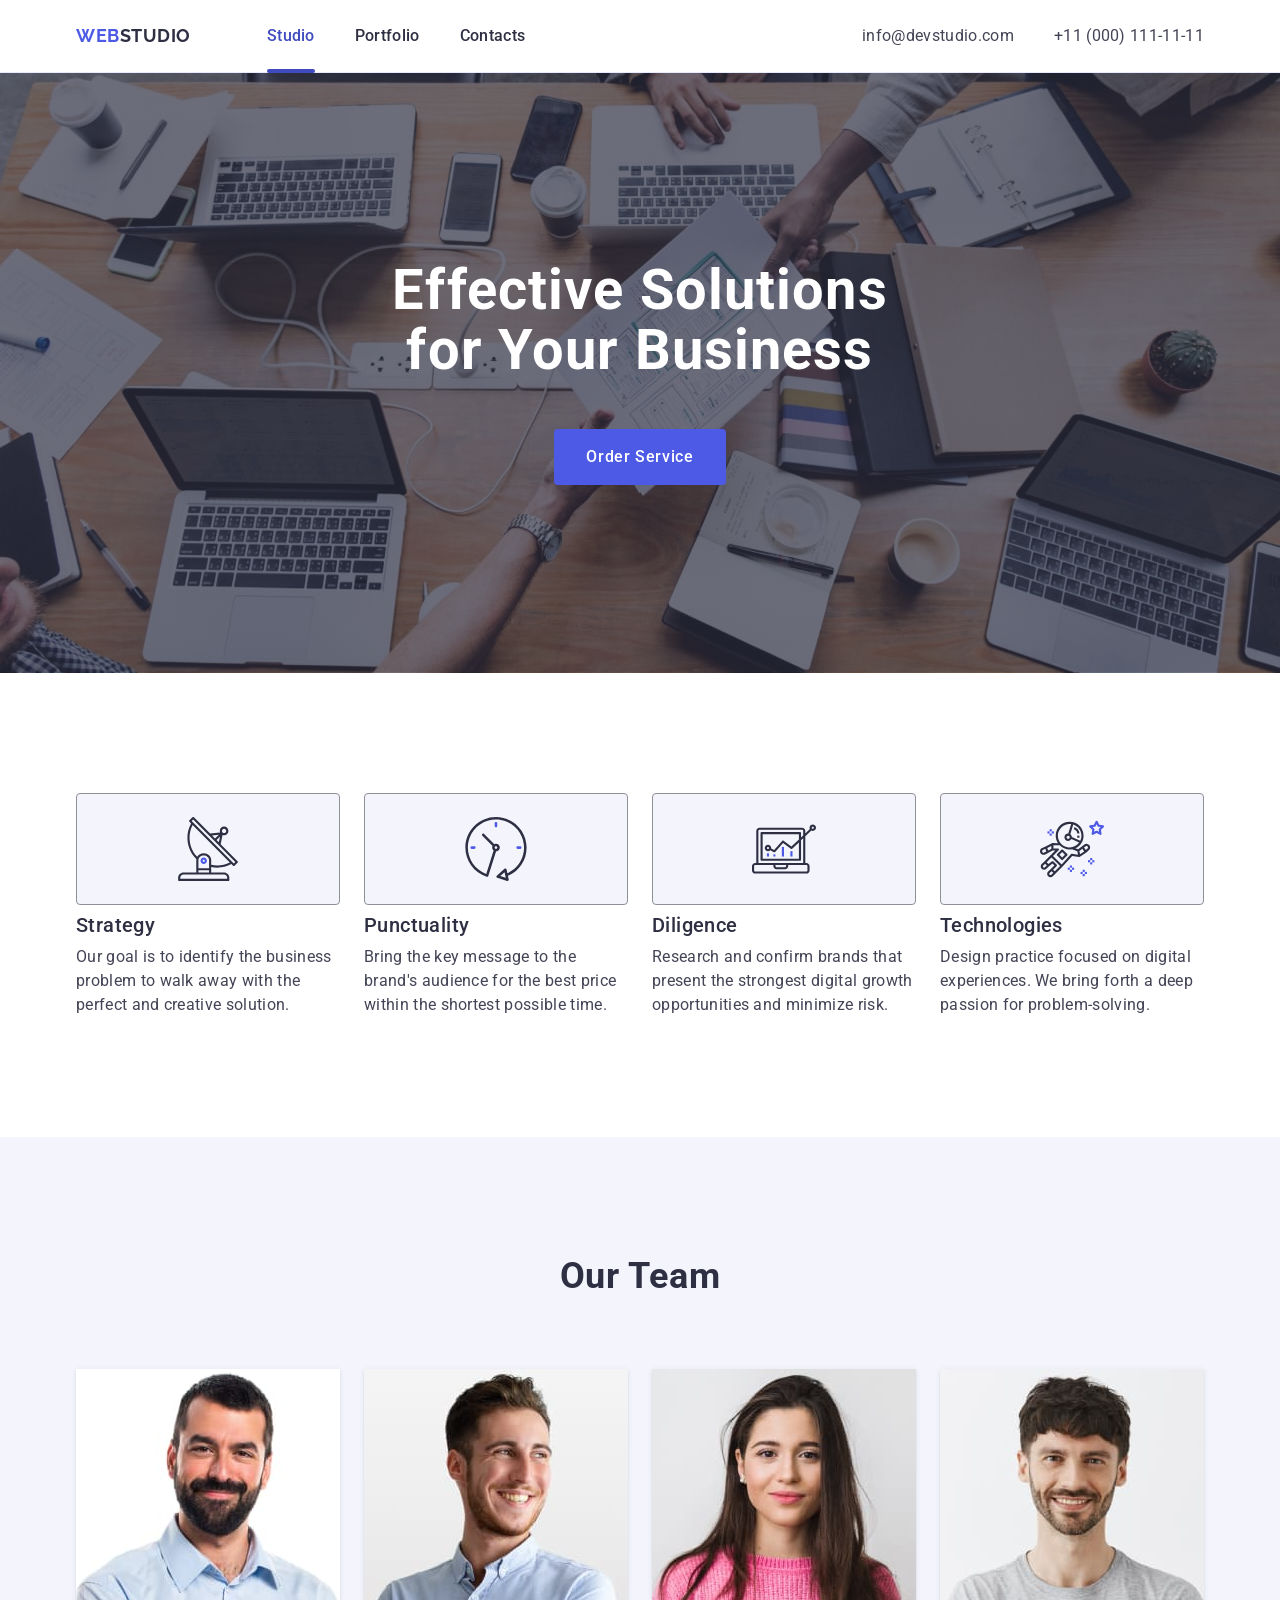
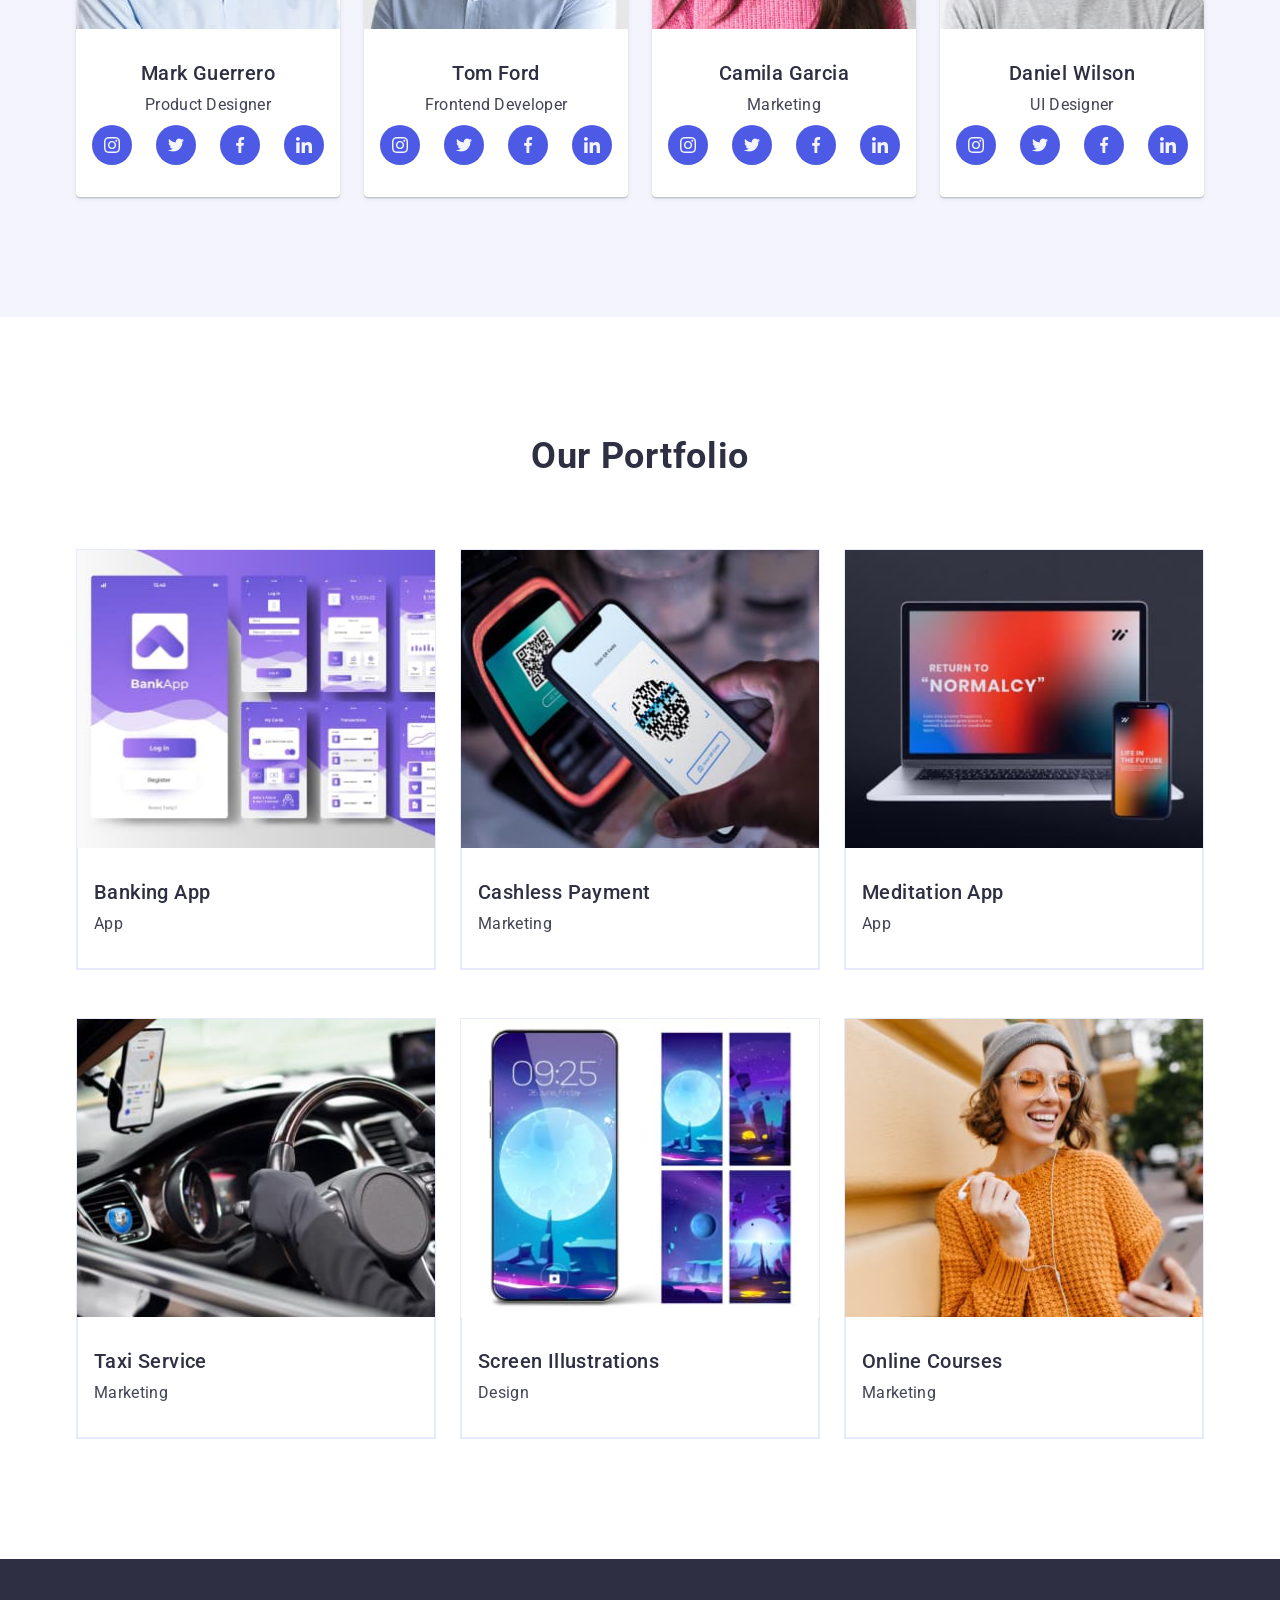
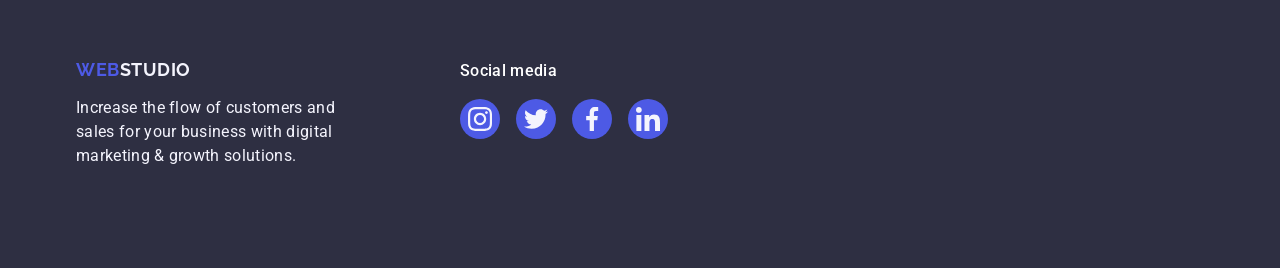
<file: index.html>
<!DOCTYPE html>
<html lang="en">
  <head>
    <meta charset="UTF-8" />
    <meta name="viewport" content="width=device-width, initial-scale=1.0" />
    <meta name="description" content="Effective Solutions for Your Business" />
    <title>WebStudio</title>
    <!-- Favicon -->
    <!-- Fonts -->
    <link rel="preconnect" href="https://fonts.googleapis.com" />
    <link rel="preconnect" href="https://fonts.gstatic.com" crossorigin />
    <link
      href="https://fonts.googleapis.com/css2?family=Raleway:wght@700&family=Roboto:wght@400;500;700&display=swap"
      rel="stylesheet"
    />
    <!-- modern-normalize -->
    <link
      rel="stylesheet"
      href="https://cdn.jsdelivr.net/npm/modern-normalize@2.0.0/modern-normalize.min.css"
    />
    <!-- Custom style -->
    <link rel="stylesheet" href="./css/styles.css" />
  </head>
  <body>
    <!-- *header -->
    <header class="header">
      <div class="header-container container">
        <nav class="header-nav">
          <a class="main-logo" href="./index.html"
            >Web<span class="header-logo-accent">Studio</span></a
          >
          <ul class="header-nav-list">
            <li class="header-nav-item">
              <a class="header-nav-link active" href="./index.html">Studio</a>
            </li>
            <li class="header-nav-item">
              <a class="header-nav-link" href="">Portfolio</a>
            </li>
            <li class="header-nav-item">
              <a class="header-nav-link" href="">Contacts</a>
            </li>
          </ul>
        </nav>
        <address class="header-address">
          <ul class="header-address-list">
            <li class="header-address-item">
              <a class="header-address-link" href="mailto:info@devstudio.com"
                >info@devstudio.com</a
              >
            </li>
            <li class="header-address-item">
              <a class="header-address-link" href="tel:+110001111111"
                >+11 (000) 111-11-11</a
              >
            </li>
          </ul>
        </address>
      </div>
    </header>
    <main>
      <!-- *section hero -->
      <section class="hero">
        <div class="hero-container container">
          <h1 class="hero-titel">Effective Solutions for Your Business</h1>
          <button class="hero-button" type="button">Order Service</button>
        </div>
      </section>
      <!-- *section advantages -->
      <section class="advantages section">
        <div class="container">
          <h2 class="advantages-titel visually-hidden">advantages</h2>
          <ul class="advantages-list">
            <li class="advantages-item">
              <div class="advantages-icon-wrap">
                <svg class="advantages-icon" width="64" height="64">
                  <use href="./images/icons.svg#antenna"></use>
                </svg>
              </div>
              <h3 class="advantages-titel-caption">Strategy</h3>
              <p class="advantages-desc">
                Our goal is to identify the business problem to walk away with
                the perfect and creative solution.
              </p>
            </li>
            <li class="advantages-item">
              <div class="advantages-icon-wrap">
                <svg class="advantages-icon" width="64" height="64">
                  <use href="./images/icons.svg#clock"></use>
                </svg>
              </div>
              <h3 class="advantages-titel-caption">Punctuality</h3>
              <p class="advantages-desc">
                Bring the key message to the brand's audience for the best price
                within the shortest possible time.
              </p>
            </li>
            <li class="advantages-item">
              <div class="advantages-icon-wrap">
                <svg class="advantages-icon" width="64" height="64">
                  <use href="./images/icons.svg#diagram"></use>
                </svg>
              </div>
              <h3 class="advantages-titel-caption">Diligence</h3>
              <p class="advantages-desc">
                Research and confirm brands that present the strongest digital
                growth opportunities and minimize risk.
              </p>
            </li>
            <li class="advantages-item">
              <div class="advantages-icon-wrap">
                <svg class="advantages-icon" width="64" height="64">
                  <use href="./images/icons.svg#astronaut"></use>
                </svg>
              </div>
              <h3 class="advantages-titel-caption">Technologies</h3>
              <p class="advantages-desc">
                Design practice focused on digital experiences. We bring forth a
                deep passion for problem-solving.
              </p>
            </li>
          </ul>
        </div>
      </section>
      <!-- *section team -->
      <section class="team section">
        <div class="container">
          <h2 class="team-titel">Our Team</h2>
          <ul class="team-list">
            <li class="team-item">
              <img
                class="team-pic"
                src="./images/team/img-3.jpg"
                alt="photo man"
                width="264"
                height="260"
              />
              <div class="team-wrap">
                <h3 class="team-titel-caption">Mark Guerrero</h3>
                <p class="team-desc">Product Designer</p>
                <ul class="socials">
                  <li class="socials-item">
                    <a
                      class="socials-link team-socials-link"
                      href="https://instagram.com"
                      target="blank"
                      rel="noopener noreferrer"
                      aria-label="Instagram site"
                    >
                      <svg class="socials-icon" width="16" height="16">
                        <use href="./images/icons.svg#instagram"></use>
                      </svg>
                    </a>
                  </li>
                  <li class="socials-item">
                    <a
                      class="socials-link team-socials-link"
                      href="https://twitter.com"
                      target="_blank"
                      rel="noopener noreferrer"
                      aria-label="Twitter site"
                    >
                      <svg class="socials-icon" width="16" height="16">
                        <use href="./images/icons.svg#twitter"></use>
                      </svg>
                    </a>
                  </li>
                  <li class="socials-item">
                    <a
                      class="socials-link team-socials-link"
                      href="https://facebook.com"
                      target="blank"
                      rel="noopener noreferrer"
                      aria-label="Facebook site"
                    >
                      <svg class="socials-icon" width="16" height="16">
                        <use href="./images/icons.svg#facebook"></use>
                      </svg>
                    </a>
                  </li>
                  <li class="socials-item">
                    <a
                      class="socials-link team-socials-link"
                      href="https://www.linkedin.com"
                      target="blank"
                      rel="noopener noreferrer"
                      aria-label="Facebook site"
                    >
                      <svg class="socials-icon" width="16" height="16">
                        <use href="./images/icons.svg#linkedin"></use>
                      </svg>
                    </a>
                  </li>
                </ul>
              </div>
            </li>
            <li class="team-item">
              <img
                class="team-pic"
                src="./images/team/img-2.jpg"
                alt="photo man"
                width="264"
                height="260"
              />
              <div class="team-wrap">
                <h3 class="team-titel-caption">Tom Ford</h3>
                <p class="team-desc">Frontend Developer</p>
                <ul class="socials">
                  <li class="socials-item">
                    <a
                      class="socials-link team-socials-link"
                      href="https://instagram.com"
                      target="blank"
                      rel="noopener noreferrer"
                      aria-label="Instagram site"
                    >
                      <svg class="socials-icon" width="16" height="16">
                        <use href="./images/icons.svg#instagram"></use>
                      </svg>
                    </a>
                  </li>
                  <li class="socials-item">
                    <a
                      class="socials-link team-socials-link"
                      href="https://twitter.com"
                      target="blank"
                      rel="noopener noreferrer"
                      aria-label="Twitter site"
                    >
                      <svg class="socials-icon" width="16" height="16">
                        <use href="./images/icons.svg#twitter"></use>
                      </svg>
                    </a>
                  </li>
                  <li class="socials-item">
                    <a
                      class="socials-link team-socials-link"
                      href="https://facebook.com"
                      target="blank"
                      rel="noopener noreferrer"
                      aria-label="Facebook site"
                    >
                      <svg class="socials-icon" width="16" height="16">
                        <use href="./images/icons.svg#facebook"></use>
                      </svg>
                    </a>
                  </li>
                  <li class="socials-item">
                    <a
                      class="socials-link team-socials-link"
                      href="https://www.linkedin.com"
                      target="blank"
                      rel="noopener noreferrer"
                      aria-label="Facebook site"
                    >
                      <svg class="socials-icon" width="16" height="16">
                        <use href="./images/icons.svg#linkedin"></use>
                      </svg>
                    </a>
                  </li>
                </ul>
              </div>
            </li>
            <li class="team-item">
              <img
                class="team-pic"
                src="./images/team/img-1.jpg"
                alt="photo woman"
                width="264"
                height="260"
              />
              <div class="team-wrap">
                <h3 class="team-titel-caption">Camila Garcia</h3>
                <p class="team-desc">Marketing</p>
                <ul class="socials">
                  <li class="socials-item">
                    <a
                      class="socials-link team-socials-link"
                      href="https://instagram.com"
                      target="blank"
                      rel="noopener noreferrer"
                      aria-label="Instagram site"
                    >
                      <svg class="socials-icon" width="16" height="16">
                        <use href="./images/icons.svg#instagram"></use>
                      </svg>
                    </a>
                  </li>
                  <li class="socials-item">
                    <a
                      class="socials-link team-socials-link"
                      href="https://twitter.com"
                      target="blank"
                      rel="noopener noreferrer"
                      aria-label="Twitter site"
                    >
                      <svg class="socials-icon" width="16" height="16">
                        <use href="./images/icons.svg#twitter"></use>
                      </svg>
                    </a>
                  </li>
                  <li class="socials-item">
                    <a
                      class="socials-link team-socials-link"
                      href="https://facebook.com"
                      target="blank"
                      rel="noopener noreferrer"
                      aria-label="Facebook site"
                    >
                      <svg class="socials-icon" width="16" height="16">
                        <use href="./images/icons.svg#facebook"></use>
                      </svg>
                    </a>
                  </li>
                  <li class="socials-item">
                    <a
                      class="socials-link team-socials-link"
                      href="https://www.linkedin.com"
                      target="blank"
                      rel="noopener noreferrer"
                      aria-label="Facebook site"
                    >
                      <svg class="socials-icon" width="16" height="16">
                        <use href="./images/icons.svg#linkedin"></use>
                      </svg>
                    </a>
                  </li>
                </ul>
              </div>
            </li>
            <li class="team-item">
              <img
                class="team-pic"
                src="./images/team/img.jpg"
                alt="photo man"
                width="264"
                height="260"
              />
              <div class="team-wrap">
                <h3 class="team-titel-caption">Daniel Wilson</h3>
                <p class="team-desc">UI Designer</p>
                <ul class="socials">
                  <li class="socials-item">
                    <a
                      class="socials-link team-socials-link"
                      href="https://instagram.com"
                      target="blank"
                      rel="noopener noreferrer"
                      aria-label="Instagram site"
                    >
                      <svg class="socials-icon" width="16" height="16">
                        <use href="./images/icons.svg#instagram"></use>
                      </svg>
                    </a>
                  </li>
                  <li class="socials-item">
                    <a
                      class="socials-link team-socials-link"
                      href="https://twitter.com"
                      target="_blank"
                      rel="noopener noreferrer"
                      aria-label="Twitter site"
                    >
                      <svg class="socials-icon" width="16" height="16">
                        <use href="./images/icons.svg#twitter"></use>
                      </svg>
                    </a>
                  </li>
                  <li class="socials-item">
                    <a
                      class="socials-link team-socials-link"
                      href="https://facebook.com"
                      target="blank"
                      rel="noopener noreferrer"
                      aria-label="Facebook site"
                    >
                      <svg class="socials-icon" width="16" height="16">
                        <use href="./images/icons.svg#facebook"></use>
                      </svg>
                    </a>
                  </li>
                  <li class="socials-item">
                    <a
                      class="socials-link team-socials-link"
                      href="https://www.linkedin.com"
                      target="blank"
                      rel="noopener noreferrer"
                      aria-label="Facebook site"
                    >
                      <svg class="socials-icon" width="16" height="16">
                        <use href="./images/icons.svg#linkedin"></use>
                      </svg>
                    </a>
                  </li>
                </ul>
              </div>
            </li>
          </ul>
        </div>
      </section>
      <!-- *our portfolio -->
      <section class="portfolio section">
        <div class="container">
          <h2 class="portfolio-titel">Our Portfolio</h2>
          <ul class="portfolio-list">
            <li class="portfolio-item">
              <div class="overlay-wrap">
                <img
                  class="portfolio-pic"
                  src="./images/portfolio/imgportfolio-5.jpg"
                  alt="photo banking app"
                  width="360"
                  height="300"
                />

                <p class="overlay">
                  14 Stylish and User-Friendly App Design Concepts · Task
                  Manager App · Calorie Tracker App · Exotic Fruit Ecommerce App
                  · Cloud Storage App
                </p>
              </div>
              <div class="portfolio-wrap">
                <h3 class="portfolio-titel-caption">Banking App</h3>
                <p class="portfolio-desc">App</p>
              </div>
            </li>
            <li class="portfolio-item">
              <div class="overlay-wrap">
                <img
                  class="portfolio-pic"
                  src="./images/portfolio/imgportfolio-4.jpg"
                  alt="photo phone"
                  width="360"
                  height="300"
                />

                <p class="overlay">
                  14 Stylish and User-Friendly App Design Concepts · Task
                  Manager App · Calorie Tracker App · Exotic Fruit Ecommerce App
                  · Cloud Storage App
                </p>
              </div>

              <div class="portfolio-wrap">
                <h3 class="portfolio-titel-caption">Cashless Payment</h3>
                <p class="portfolio-desc">Marketing</p>
              </div>
            </li>
            <li class="portfolio-item">
              <div class="overlay-wrap">
                <img
                  class="portfolio-pic"
                  src="./images/portfolio/imgportfolio-3.jpg"
                  alt="photo laptop"
                  width="360"
                  height="300"
                />

                <p class="overlay">
                  14 Stylish and User-Friendly App Design Concepts · Task
                  Manager App · Calorie Tracker App · Exotic Fruit Ecommerce App
                  · Cloud Storage App
                </p>
              </div>

              <div class="portfolio-wrap">
                <h3 class="portfolio-titel-caption">Meditation App</h3>
                <p class="portfolio-desc">App</p>
              </div>
            </li>
            <li class="portfolio-item">
              <div class="overlay-wrap">
                <img
                  class="portfolio-pic"
                  src="./images/portfolio/imgportfolio-2.jpg"
                  alt="photo car"
                  width="360"
                  height="300"
                />

                <p class="overlay">
                  14 Stylish and User-Friendly App Design Concepts · Task
                  Manager App · Calorie Tracker App · Exotic Fruit Ecommerce App
                  · Cloud Storage App
                </p>
              </div>

              <div class="portfolio-wrap">
                <h3 class="portfolio-titel-caption">Taxi Service</h3>
                <p class="portfolio-desc">Marketing</p>
              </div>
            </li>
            <li class="portfolio-item">
              <div class="overlay-wrap">
                <img
                  class="portfolio-pic"
                  src="./images/portfolio/imgportfolio-1.jpg"
                  alt="photo phone"
                  width="360"
                  height="300"
                />

                <p class="overlay">
                  14 Stylish and User-Friendly App Design Concepts · Task
                  Manager App · Calorie Tracker App · Exotic Fruit Ecommerce App
                  · Cloud Storage App
                </p>
              </div>

              <div class="portfolio-wrap">
                <h3 class="portfolio-titel-caption">Screen Illustrations</h3>
                <p class="portfolio-desc">Design</p>
              </div>
            </li>
            <li class="portfolio-item">
              <div class="overlay-wrap">
                <img
                  class="portfolio-pic"
                  src="./images/portfolio/imgportfolio.jpg"
                  alt="photo woman"
                  width="360"
                  height="300"
                />

                <p class="overlay">
                  14 Stylish and User-Friendly App Design Concepts · Task
                  Manager App · Calorie Tracker App · Exotic Fruit Ecommerce App
                  · Cloud Storage App
                </p>
              </div>

              <div class="portfolio-wrap">
                <h3 class="portfolio-titel-caption">Online Courses</h3>
                <p class="portfolio-desc">Marketing</p>
              </div>
            </li>
          </ul>
        </div>
      </section>
    </main>
    <!-- *footer -->
    <footer class="footer">
      <div class="container footer-wrap">
        <div class="footer-wrap-logo">
          <a class="main-logo footer-logo" href="./index.html"
            >Web<span class="footer-logo-accent">Studio</span></a
          >
          <p class="footer-desc">
            Increase the flow of customers and sales for your business with
            digital marketing & growth solutions.
          </p>
        </div>
        <div class="socials-footer-wrap">
          <p class="socials-footer-caption">Social media</p>
          <ul class="socials footer-social">
            <li class="socials-item">
              <a
                class="socials-link footer-socials-link"
                href="https://instagram.com"
                target="blank"
                rel="noopener noreferrer"
                aria-label="Instagram site"
              >
                <svg class="socials-icon" width="24" height="24">
                  <use href="./images/icons.svg#instagram"></use>
                </svg>
              </a>
            </li>
            <li class="socials-item">
              <a
                class="socials-link footer-socials-link"
                href="https://twitter.com"
                target="blank"
                rel="noopener noreferrer"
                aria-label="Twitter site"
              >
                <svg class="socials-icon" width="24" height="24">
                  <use href="./images/icons.svg#twitter"></use>
                </svg>
              </a>
            </li>
            <li class="socials-item">
              <a
                class="socials-link footer-socials-link"
                href="https://facebook.com"
                target="blank"
                rel="noopener noreferrer"
                aria-label="Facebook site"
              >
                <svg class="socials-icon" width="24" height="24">
                  <use href="./images/icons.svg#facebook"></use>
                </svg>
              </a>
            </li>
            <li class="socials-item">
              <a
                class="socials-link footer-socials-link"
                href="https://www.linkedin.com"
                target="blank"
                rel="noopener noreferrer"
                aria-label="Facebook site"
              >
                <svg class="socials-icon" width="24" height="24">
                  <use href="./images/icons.svg#linkedin"></use>
                </svg>
              </a>
            </li>
          </ul>
        </div>
      </div>
    </footer>
  </body>
</html>
</file>
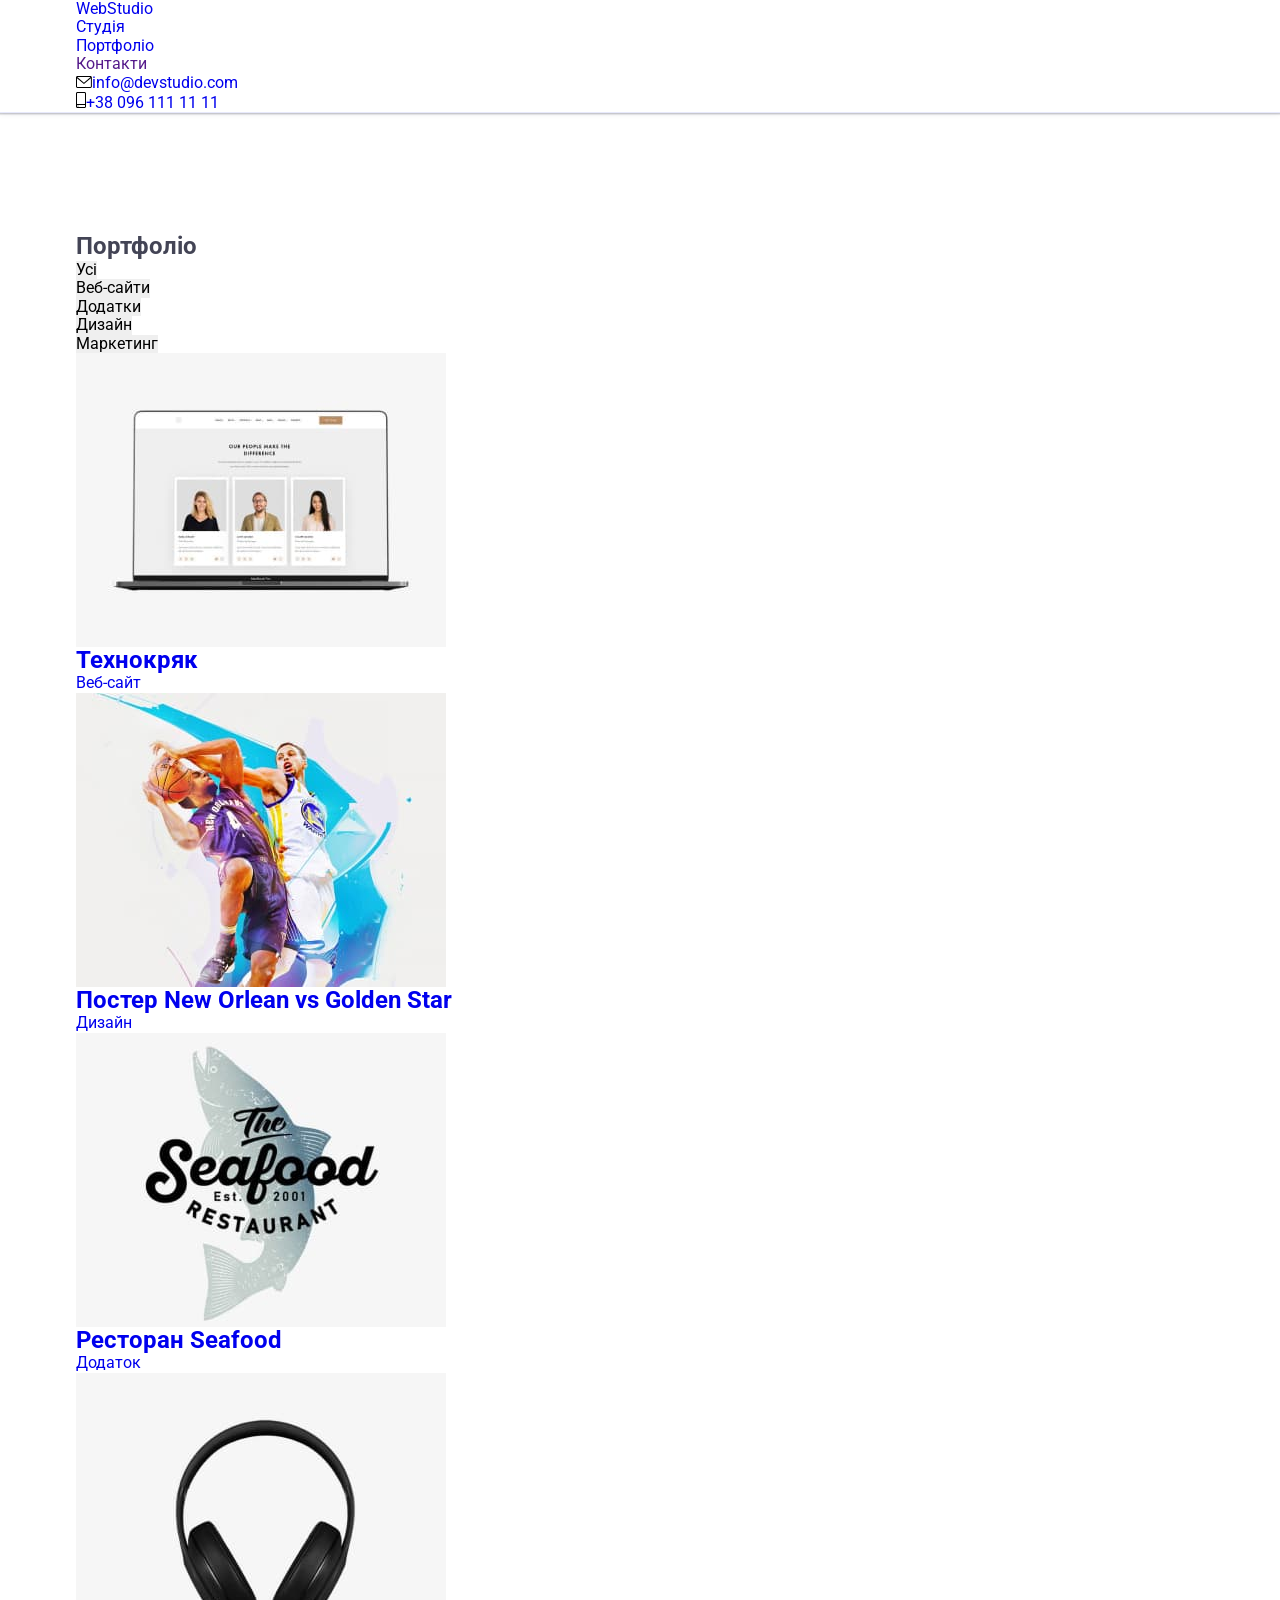
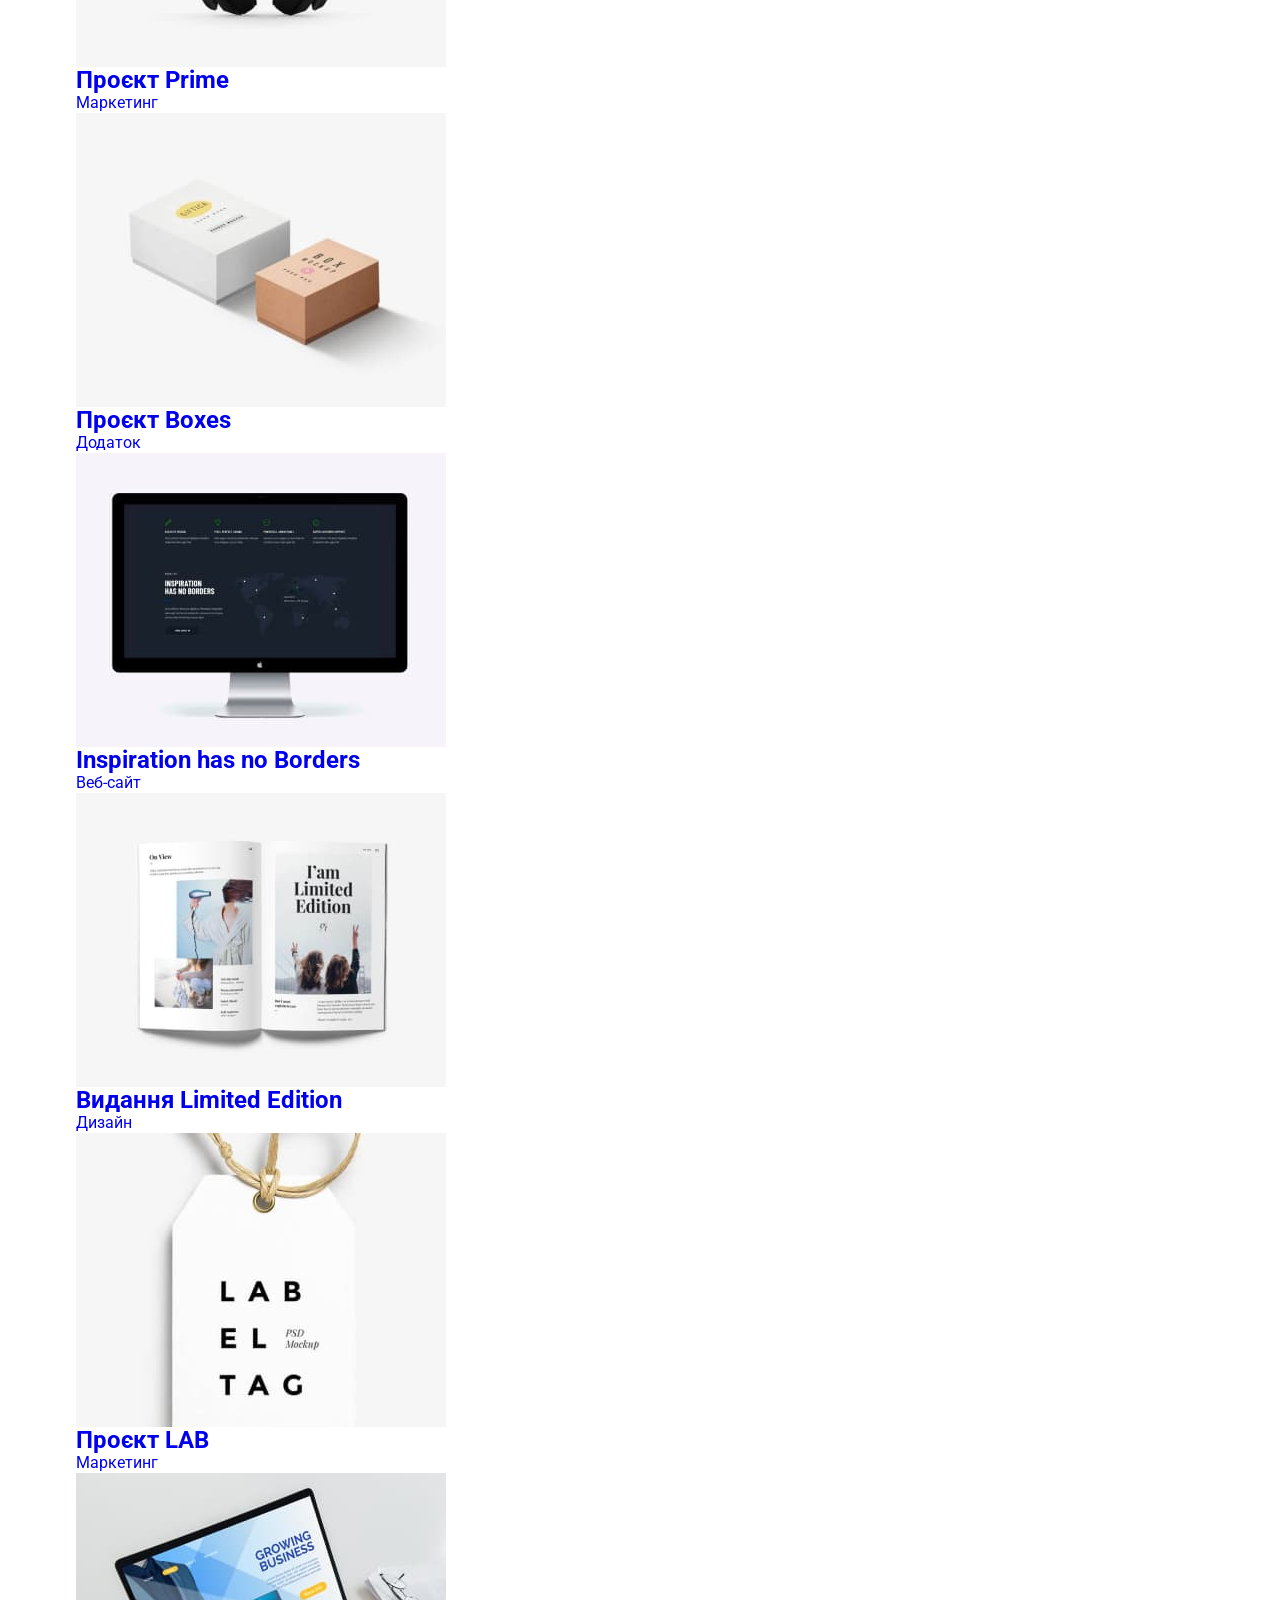
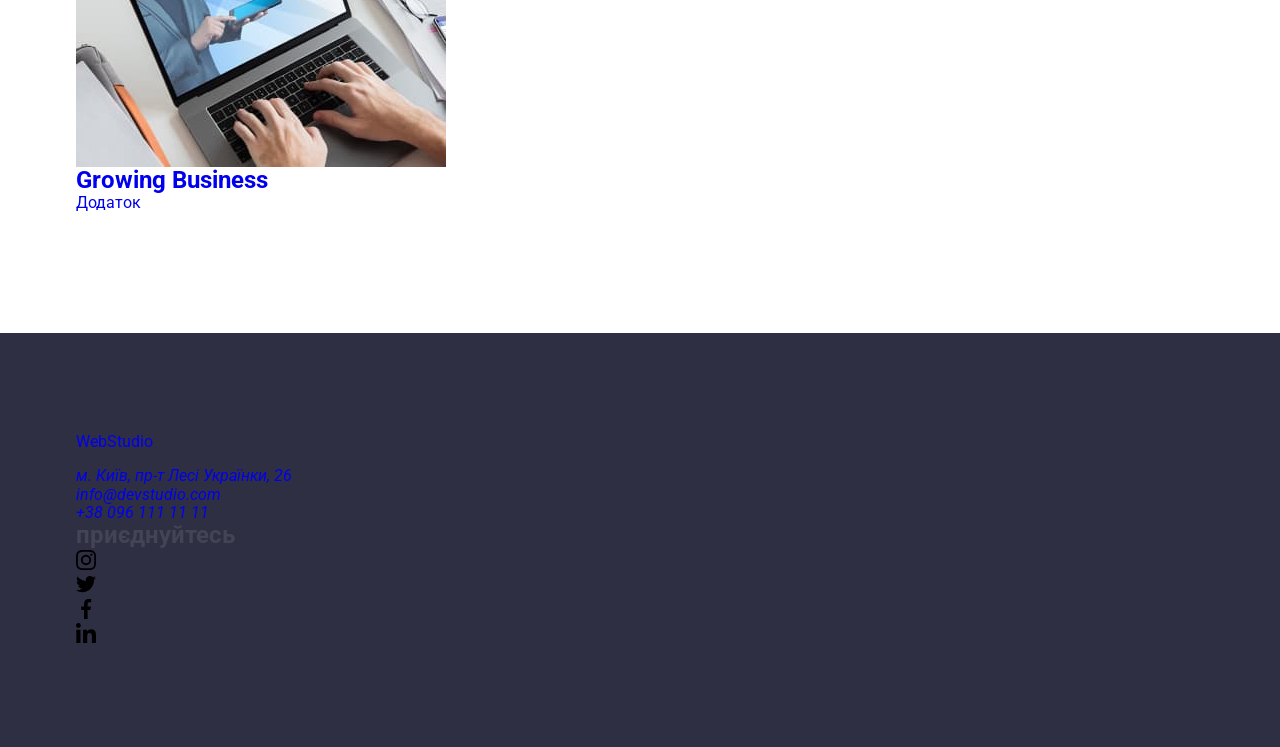
<file: portfolio.html>
<!DOCTYPE html>
<html lang="uk">
  <head>
    <meta charset="UTF-8" />
    <meta http-equiv="X-UA-Compatible" content="IE=edge" />
    <meta name="viewport" content="width=device-width, initial-scale=1.0" />
    <title>Портфоліо</title>
    <link
      href="https://fonts.googleapis.com/css2?family=Raleway:wght@700&family=Roboto:wght@400;500;700;900&display=swap"
      rel="stylesheet"
    />
    <link
      rel="stylesheet"
      href="https://cdnjs.cloudflare.com/ajax/libs/modern-normalize/1.0.0/modern-normalize.min.css"
    />
    <link rel="stylesheet" href="./css/styles.css" />
  </head>
  <body>
    <!-- шапка -->
    <header class="header">
      <div class="container main-nav">
        <nav class="site-nav">
          <a href="./index.html" class="logo link" aria-label="logo"
            ><span lang="en"><span class="logo-web-blue">Web</span>Studio</span></a
          >
          <ul class="list-site-nav list">
            <li class="item">
              <a href="./index.html" class="link link-site-nav">Студія</a>
            </li>
            <li class="item">
              <a href="./portfolio.html" class="link current link-site-nav">Портфоліо</a>
            </li>
            <li class="item"><a href="" class="link link-site-nav">Контакти</a></li>
          </ul>
        </nav>
        <ul class="list-contacts-header list">
          <li class="item">
            <a href="mailto:info@devstudio.com" class="link-contacts-header link"
              ><svg class="contacts-item" width="16" height="12">
                <use href="./images/sprite-defs.svg#icon-mail"></use></svg
              >info@devstudio.com</a
            >
          </li>
          <li class="item">
            <a href="tel:+380961111111" class="link-contacts-header link"
              ><svg class="contacts-item" width="10" height="16">
                <use href="./images/sprite-defs.svg#icon-phone"></use></svg
              >+38 096 111 11 11</a
            >
          </li>
        </ul>
      </div>
    </header>
    <main>
      <section class="section sample-works">
        <div class="container">
          <h1 class="section-titel-hidden">Портфоліо</h1>
          <ul class="list list-filter">
            <li class="button-item"><button type="button" class="button-filter">Усі</button></li>
            <li class="button-item">
              <button type="button" class="button button-filter">Веб-сайти</button>
            </li>
            <li class="button-item">
              <button type="button" class="button button-filter">Додатки</button>
            </li>
            <li class="button-item">
              <button type="button" class="button button-filter">Дизайн</button>
            </li>
            <li class="button-item">
              <button type="button" class="button button-filter">Маркетинг</button>
            </li>
          </ul>
          <ul class="list list-sample-work">
            <li class="works-item">
              <a href="#" class="link link-portfolio">
                <img
                  src="./images/img_website_tex.jpg"
                  alt="приклад дизайну веб-сайта"
                  width="370"
                />
                <div class="works-examples">
                  <h2 class="list-sample-work-titel">Технокряк</h2>
                  <p class="list-sample-work-paragraph">Веб-сайт</p>
                </div>
              </a>
            </li>
            <li class="works-item">
              <a href="#" class="link link-portfolio">
                <img
                  src="./images/img_new_orlean.jpg"
                  alt="приклад дизайну постера  матч с баскетболу"
                  width="370"
                />
                <div class="works-examples">
                  <h2 class="list-sample-work-titel">
                    Постер <span lang="en">New Orlean vs Golden Star</span>
                  </h2>
                  <p class="list-sample-work-paragraph">Дизайн</p>
                </div>
              </a>
            </li>
            <li class="works-item">
              <a href="#" class="link link-portfolio">
                <img
                  src="./images/img_seafood.jpg"
                  alt="приклад дизайну зображено лейбела ресорана"
                  width="370"
                />
                <div class="works-examples">
                  <h2 class="list-sample-work-titel">Ресторан <span lang="en">Seafood</span></h2>
                  <p class="list-sample-work-paragraph">Додаток</p>
                </div>
              </a>
            </li>
            <li class="works-item">
              <a href="#" class="link link-portfolio">
                <img
                  src="./images/img_project_prime.jpg"
                  alt="приклад дизайну лейбла проєкта зображено навушники"
                  width="370"
                />
                <div class="works-examples">
                  <h2 class="list-sample-work-titel">Проєкт <span lang="en">Prime</span></h2>
                  <p class="list-sample-work-paragraph">Маркетинг</p>
                </div>
              </a>
            </li>
            <li class="works-item">
              <a href="#" class="link link-portfolio">
                <img
                  src="./images/img_boxes.jpg"
                  alt="приклад дезайна додатку зображено упаковочні коробки"
                  width="370"
                />
                <div class="works-examples">
                  <h2 class="list-sample-work-titel">Проєкт <span lang="en">Boxes</span></h2>
                  <p class="list-sample-work-paragraph">Додаток</p>
                </div>
              </a>
            </li>
            <li class="works-item">
              <a href="#" class="link link-portfolio">
                <img
                  src="./images/img_website_two.jpg"
                  alt="приклад дизайну веб-сайта"
                  width="370"
                />
                <div class="works-examples">
                  <h2 class="list-sample-work-titel">
                    <span lang="en">Inspiration has no Borders</span>
                  </h2>
                  <p class="list-sample-work-paragraph">Веб-сайт</p>
                </div>
              </a>
            </li>
            <li class="works-item">
              <a href="#" class="link link-portfolio">
                <img src="./images/img_newspaper.jpg" alt="приклад дизайну журналу" width="370" />
                <div class="works-examples">
                  <h2 class="list-sample-work-titel">
                    Видання <span lang="en">Limited Edition</span>
                  </h2>
                  <p class="list-sample-work-paragraph">Дизайн</p>
                </div>
              </a>
            </li>
            <li class="works-item">
              <a href="#" class="link link-portfolio">
                <img
                  src="./images/lab_img.jpg"
                  alt="приклад дизайну проекту зображено бірку"
                  width="370"
                />
                <div class="works-examples">
                  <h2 class="list-sample-work-titel">Проєкт <span lang="en">LAB</span></h2>
                  <p class="list-sample-work-paragraph">Маркетинг</p>
                </div>
              </a>
            </li>
            <li class="works-item">
              <a href="#" class="link link-portfolio">
                <img
                  src="./images/img_growing_business.jpg"
                  alt="приклад дизайну додатка зображено роботу з додатком на компютері"
                  width="370"
                />
                <div class="works-examples">
                  <h2 class="list-sample-work-titel"><span lang="en">Growing Business</span></h2>
                  <p class="list-sample-work-paragraph">Додаток</p>
                </div>
              </a>
            </li>
          </ul>
        </div>
      </section>
    </main>
    <!-- футер -->
    <footer class="footer">
      <div class="container main-footer">
        <div class="footer-address">
          <a href="./index.html" class="footer-logo link" aria-label="logo"
            ><span lang="en"><span class="logo-web-blue">Web</span>Studio</span></a
          >
          <address class="address-footer">
            <ul class="contacts-footer list">
              <li>
                <a
                  href="https://www.google.com/maps/place/%D0%B1%D1%83%D0%BB.+%D0%9B%D0%B5%D1%81%D0%B8+%D0%A3%D0%BA%D1%80%D0%B0%D0%B8%D0%BD%D0%BA%D0%B8,+26,+%D0%9A%D0%B8%D0%B5%D0%B2,+%D0%A3%D0%BA%D1%80%D0%B0%D0%B8%D0%BD%D0%B0,+02000/@50.4265807,30.53838x58,17z/data=!3m1!4b1!4m5!3m4!1s0x40d4cf0e033ecbe9:0x57a4dffefec77da0!8m2!3d50.4265807!4d30.5383858"
                  target="_blank"
                  rel="noopener noreferrer"
                  class="contacts-footer-street link"
                  >м. Київ, пр-т Лесі Українки, 26</a
                >
              </li>
              <li>
                <a href="mailto:info@devstudio.com" class="contacts-footer-mail link"
                  >info@devstudio.com</a
                >
              </li>
              <li>
                <a href="tel:+380961111111" class="contacts-footer-tel link">+38 096 111 11 11</a>
              </li>
            </ul>
          </address>
        </div>
        <div class="footer-social">
          <h2 class="footer-titel">приєднуйтесь</h2>
          <ul class="footer-list list">
            <li class="footer-item">
              <a href="#" class="footer-link link" aria-label="instagram">
                <svg class="footer-icon" width="20" height="20">
                  <use href="./images/sprite-defs.svg#icon-instagram"></use>
                </svg>
              </a>
            </li>
            <li class="footer-item">
              <a href="#" class="footer-link link" aria-label="twitter">
                <svg class="footer-icon" width="20" height="20">
                  <use href="./images/sprite-defs.svg#icon-twitter"></use>
                </svg>
              </a>
            </li>
            <li class="footer-item">
              <a href="#" class="footer-link link" aria-label="facebook">
                <svg class="footer-icon" width="20" height="20">
                  <use href="./images/sprite-defs.svg#icon-facebook"></use>
                </svg>
              </a>
            </li>
            <li>
              <a href="#" class="footer-link link" aria-label="linkedin">
                <svg class="footer-icon" width="20" height="20">
                  <use href="./images/sprite-defs.svg#icon-linkedin"></use>
                </svg>
              </a>
            </li>
          </ul>
        </div>
      </div>
    </footer>
  </body>
</html>
</file>
<file: css/styles.css>
/* Base styles */
body {
  font-family: 'Roboto', sans-serif;
  color: #434455;
  background-color: #fff;
}

/* Reset styles */
h1,
h2,
h3,
h4,
h5,
h6,
p {
  margin: 0;
}
ul,
ol {
  list-style-type: none;
  margin: 0;
  padding: 0;
}

img {
  display: block;
  max-width: 100%;
  height: auto;
}

a {
  text-decoration: none;
}

button {
  /* display: block; */
  padding: 0;
  border: none;
  cursor: pointer;
}

/* Common styles */

.visually-hidden {
  position: absolute;
  width: 1px;
  height: 1px;
  margin: -1px;
  border: 0;
  padding: 0;
  white-space: nowrap;
  clip: rect(0 0 0 0);
  clip-path: inset(100%);
  overflow: hidden;
}

.section {
  padding-top: 120px;
  padding-bottom: 120px;
}

.container {
  width: 1158px;
  padding-left: 15px;
  padding-right: 15px;
  margin-left: auto;
  margin-right: auto;
}

.team-titel,
.portfolio-titel {
  margin-bottom: 72px;
  color: #2e2f42;
  text-align: center;
  font-size: 36px;
  line-height: 1.11;
  letter-spacing: 0.02em;
  text-transform: capitalize;
}

.advantages-titel-caption,
.team-titel-caption,
.portfolio-titel-caption {
  color: #2e2f42;
  font-size: 20px;
  font-weight: 500;
  line-height: 1.2;
  letter-spacing: 0.02em;
}

.advantages-desc,
.team-desc,
.portfolio-desc {
  font-size: 16px;
  line-height: 1.5;
  letter-spacing: 0.02em;
}
/* !social ickon */
.socials {
  display: flex;
  gap: 24px;
  justify-content: center;
  /* align-items: center; */
}

.socials-link {
  display: flex;
  justify-content: center;
  align-items: center;
  width: 40px;
  height: 40px;
  border-radius: 50%;
  background-color: #4d5ae5;
  background-color: 250ms cubic-bezier(0.4, 0, 0.2, 1);
}

.socials-icon {
  fill: #f4f4fd;
}

/* !header */
.header {
  border-bottom: 1px solid #e7e9fc;
  box-shadow: 0px 2px 1px rgba(46, 47, 66, 0.08),
    0px 1px 1px rgba(46, 47, 66, 0.16), 0px 1px 6px rgba(46, 47, 66, 0.08);
}
.header-container {
  display: flex;
  align-items: center;
}

.header-nav {
  display: flex;
  align-items: center;
}

.header-nav-list {
  display: flex;
}

.header-address-list {
  display: flex;
  font-style: normal;
  gap: 40px;
}

.header-address {
  margin-left: auto;
}

.header-nav-item:not(:last-child) {
  margin-right: 40px;
}

.main-logo {
  display: inline-flex;
  align-items: center;
  color: #4d5ae5;
  font-family: 'Raleway', sans-serif;
  font-size: 18px;
  font-weight: 700;
  line-height: 1.17;
  letter-spacing: 0.03em;
  text-transform: uppercase;
  margin-right: 76px;
}

.header-logo-accent {
  color: #2e2f42;
}

.header-nav-link {
  position: relative;
  display: block;
  color: #2e2f42;
  font-size: 16px;
  font-weight: 500;
  line-height: 1.5;
  letter-spacing: 0.02em;
  padding: 24px 0;
  transition: color 250ms cubic-bezier(0.4, 0, 0.2, 1);
}

.header-nav-link.active {
  color: #404bbf;
}

.header-nav-link.active::after {
  position: absolute;
  display: block;
  content: '';
  border-radius: 2px;
  bottom: -1px;
  width: 100%;
  height: 4px;
  background-color: #404bbf;
}

/* address {
  font-style: normal;
} */

.header-address-link {
  color: #434455;
  font-size: 16px;
  font-weight: 400;
  line-height: 1.5;
  letter-spacing: 0.02em;
  transition: color 250ms cubic-bezier(0.4, 0, 0.2, 1);
}

.header-nav-link:focus,
.header-nav-link:hover {
  color: #404bbf;
}

.header-address-link:focus,
.header-address-link:hover {
  color: #404bbf;
}

/* !hero */

.hero {
  max-width: 1440px;
  padding: 188px 0;
  margin-left: auto;
  margin-right: auto;
  background-color: #2e2f42;
  background-image: linear-gradient(
      rgba(46, 47, 66, 0.7),
      rgba(46, 47, 66, 0.7)
    ),
    url(../images/background/people-office-background.jpg);
  background-size: cover;
  background-repeat: no-repeat;
  background-position: center;
}

/* .hero-container {
  padding: 188px 0;
  background-color: #2e2f42;
  background-image: linear-gradient(
      rgba(46, 47, 66, 0.7),
      rgba(46, 47, 66, 0.7)
    ),
    url(../images/background/people-office-background.jpg);
  background-size: cover;
  background-repeat: no-repeat;
  background-position: center;
} */

.hero-titel {
  color: #fff;
  max-width: 496px;
  text-align: center;
  font-size: 56px;
  line-height: 1.07;
  letter-spacing: 0.02em;
  margin: auto auto 48px auto;
}

.hero-button {
  display: block;
  min-width: 169px;
  padding: 16px 32px 16px 32px;
  margin: 0 auto 0 auto;
  color: #fff;
  font-size: 16px;
  font-weight: 500;
  line-height: 1.5;
  letter-spacing: 0.04em;
  border-radius: 4px;
  background-color: #4d5ae5;
  transition: background-color 250ms cubic-bezier(0.4, 0, 0.2, 1);
}

.hero-button:hover,
.hero-button:focus {
  background-color: #404bbf;
}
/* !advantages */

.advantages-list {
  display: flex;
  gap: 24px;
}

.advantages-item {
  width: calc((100% - 24px * 3) / 4);
}

/* .advantages-desc {
  width: 264px;
} */

.advantages-titel-caption {
  margin-bottom: 8px;
}

.advantages-icon-wrap {
  display: flex;
  justify-content: center;
  align-items: center;
  height: 112px;
  /* padding: 24px 100px; */
  border-radius: 4px;
  border: 1px solid #8e8f99;
  background: #f4f4fd;
  margin-bottom: 8px;
}

/* !team */

.team {
  background-color: #f4f4fd;
}

.team-list {
  display: flex;
  flex-wrap: wrap;
  gap: 24px;
}

.team-item {
  background-color: #fff;
  width: calc((100% - 24px * 3) / 4);
  border-radius: 0px 0px 4px 4px;
  box-shadow: 0px 2px 1px 0px rgba(46, 47, 66, 0.08),
    0px 1px 1px 0px rgba(46, 47, 66, 0.16),
    0px 1px 6px 0px rgba(46, 47, 66, 0.08);
}

/* .team-titel {
  margin-bottom: 72px;
} */

.team-wrap {
  padding: 32px 0;
}

.team-titel-caption {
  margin-bottom: 8px;
  text-align: center;
}

.team-desc {
  text-align: center;
  margin-bottom: 8px;
}

.team-socials-link {
  transition: background-color 250ms cubic-bezier(0.4, 0, 0.2, 1);
}
.team-socials-link:hover,
.team-socials-link:focus {
  background-color: #404bbf;
}

/* !our portfolio */

.portfolio-list {
  display: flex;
  flex-wrap: wrap;
  gap: 24px;
  row-gap: 48px;
}

.portfolio-item {
  width: calc((100% - 24px * 2) / 3);
  border: 1px solid #e7e9fc;
}

.portfolio-wrap {
  padding: 32px 16px;
  border: 1px solid #e7e9fc;
  border-top: none;
}

.portfolio-titel-caption {
  margin-bottom: 8px;
}

.overlay-wrap {
  position: relative;
  overflow: hidden;
}

.overlay {
  padding: 40px 32px;
  position: absolute;
  width: 100%;
  height: 100%;
  top: 0;
  left: 0;
  transform: translateY(100%);
  background-color: #4d5ae5;
  transition: box-shadow 250ms cubic-bezier(0.4, 0, 0.2, 1);
  transition: transform 250ms cubic-bezier(0.4, 0, 0.2, 1);
  font-size: 16px;
  line-height: 1.5;
  letter-spacing: 0.02em;
  color: #f4f4fd;
}

.portfolio-item:hover .overlay,
.portfolio-item:focus .overlay {
  transform: translateY(0);
}

.portfolio-item:hover {
  box-shadow: 0px 1px 6px rgba(46, 47, 66, 0.08),
    0px 1px 1px rgba(46, 47, 66, 0.16), 0px 2px 1px rgba(46, 47, 66, 0.08);
}
.portfolio-item {
  transition: box-shadow 250ms cubic-bezier(0.4, 0, 0.2, 1);
}
/* .overlay-text {
  font-size: 16px;
  line-height: 1.5;
  letter-spacing: 0.02em;
  color: #f4f4fd;
} */

/* !footer */

.footer {
  background-color: #2e2f42;
  padding: 100px 0 100px 0;
}

.footer-logo {
  display: inline-block;
  margin-bottom: 16px;
}

.footer-logo-accent {
  color: #f4f4fd;
}

.footer-wrap {
  display: flex;
  align-items: baseline;
}

.footer-wrap-logo {
  margin-right: 120px;
}

.footer-desc {
  width: 264px;
  color: #f4f4fd;
  font-size: 16px;
  line-height: 1.5;
  letter-spacing: 0.02em;
}
.socials-footer-wrap {
  display: flex;
  align-items: flex-start;
  flex-direction: column;
}
.footer-social {
  gap: 16px;
}
.footer-socials-link:hover,
.footer-socials-link:focus {
  background-color: #31d0aa;
}

.footer-socials-link {
  transition: background-color 250ms cubic-bezier(0.4, 0, 0.2, 1);
}

.socials-footer-caption {
  font-size: 16px;
  font-weight: 500;
  line-height: 1.5;
  letter-spacing: 0.02em;
  color: #ffffff;
  margin-bottom: 16px;
}
</file>
